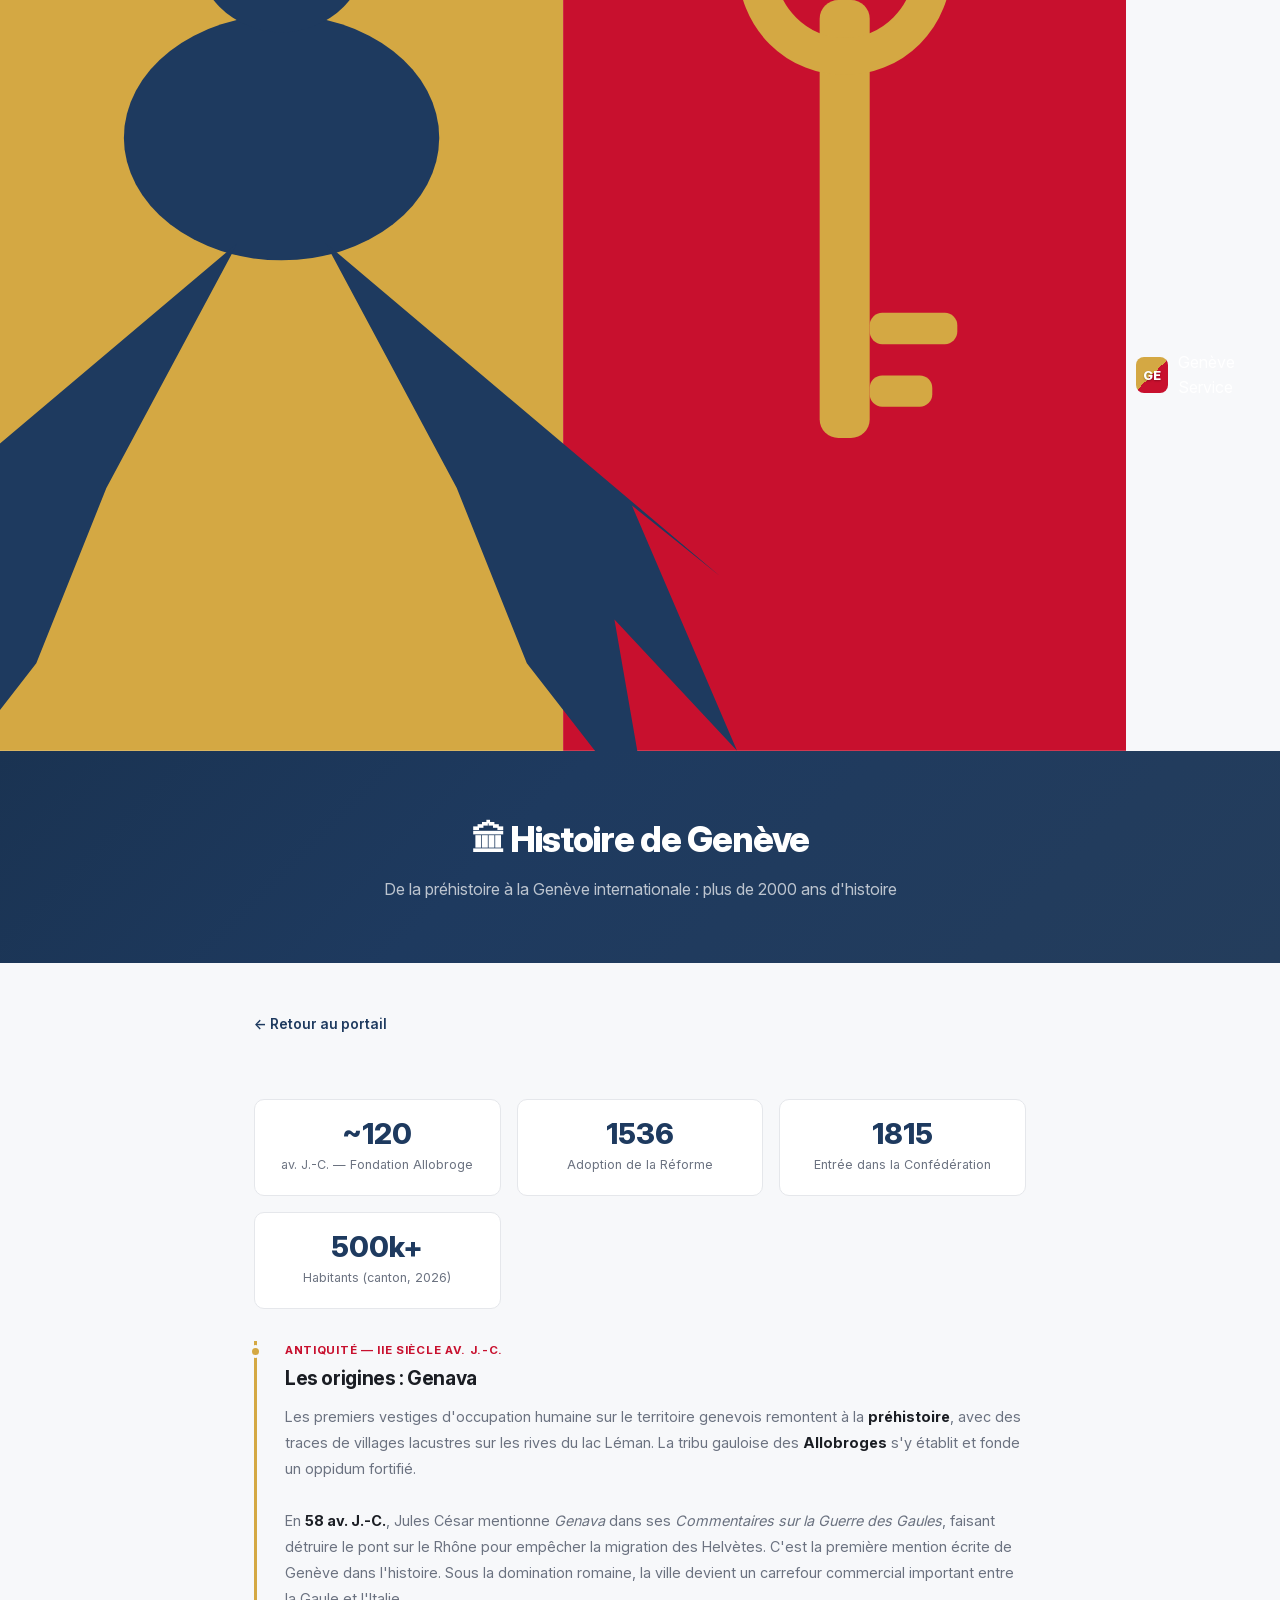
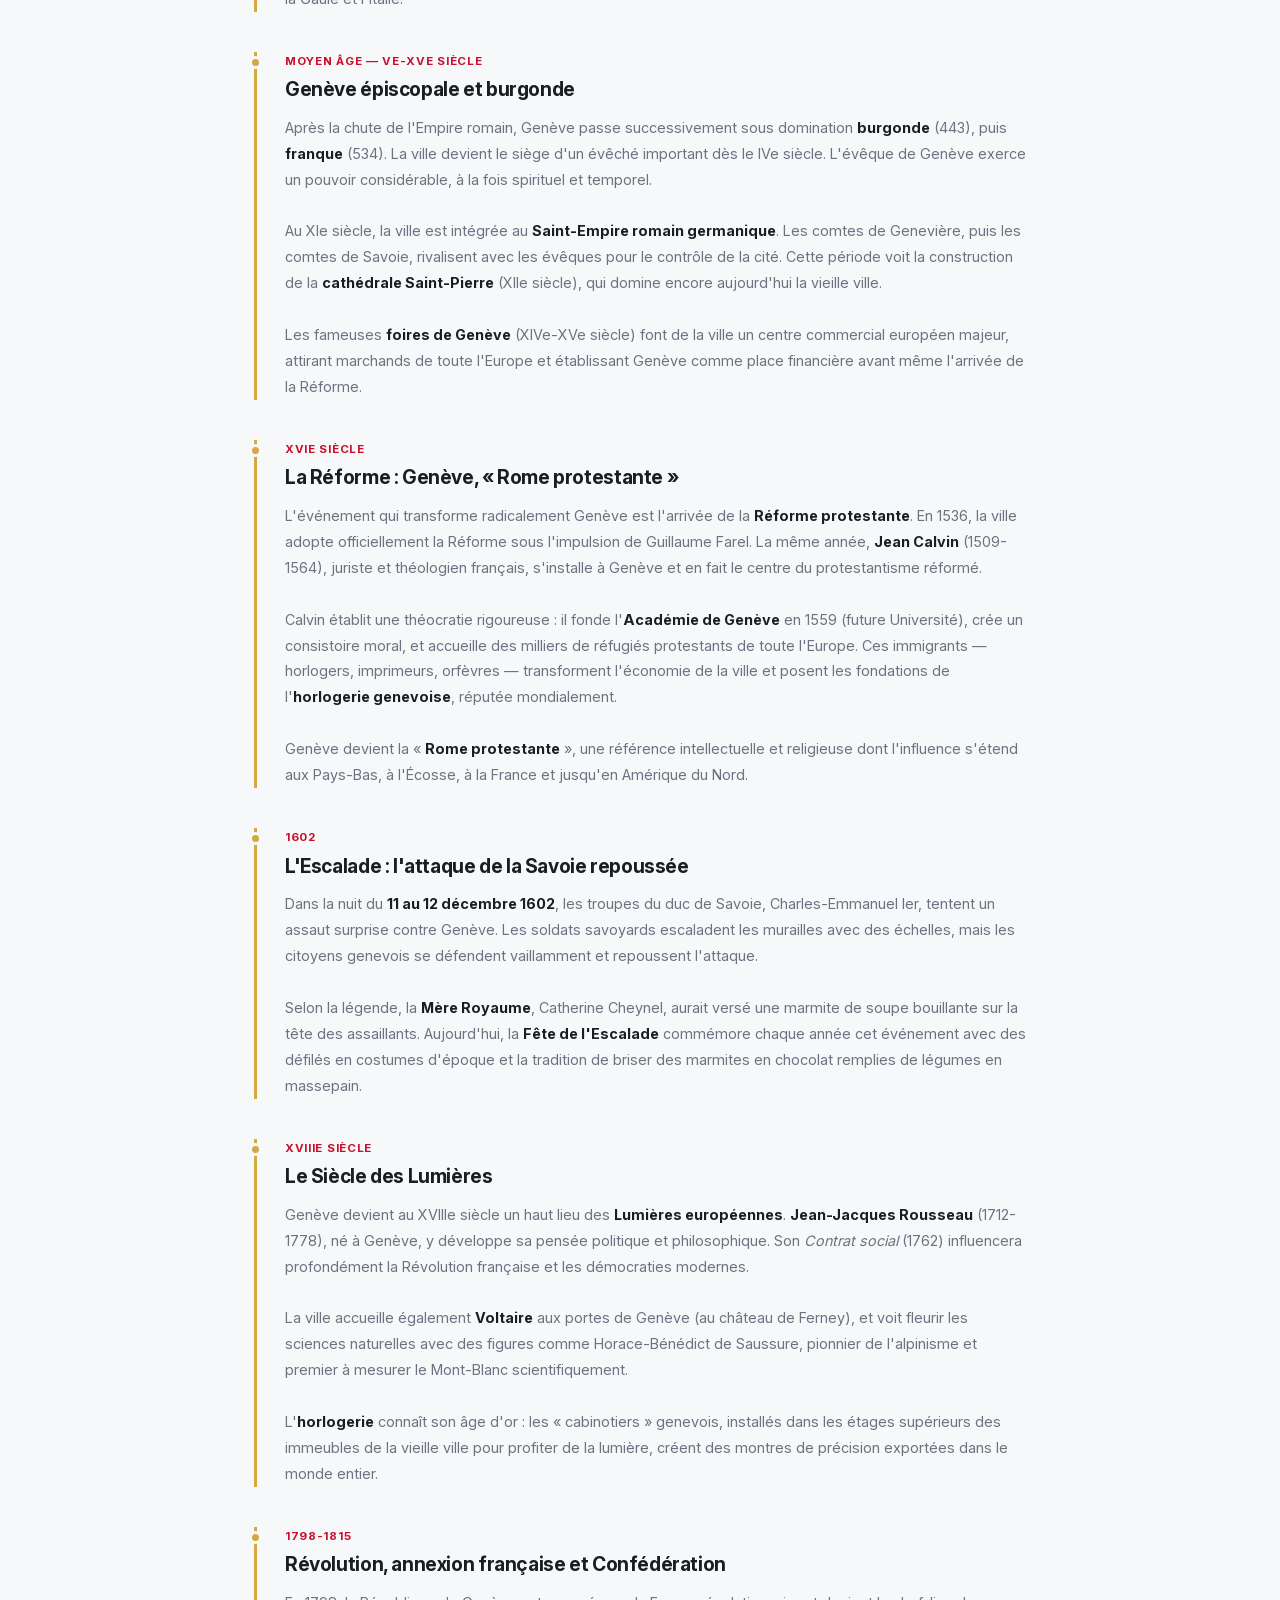
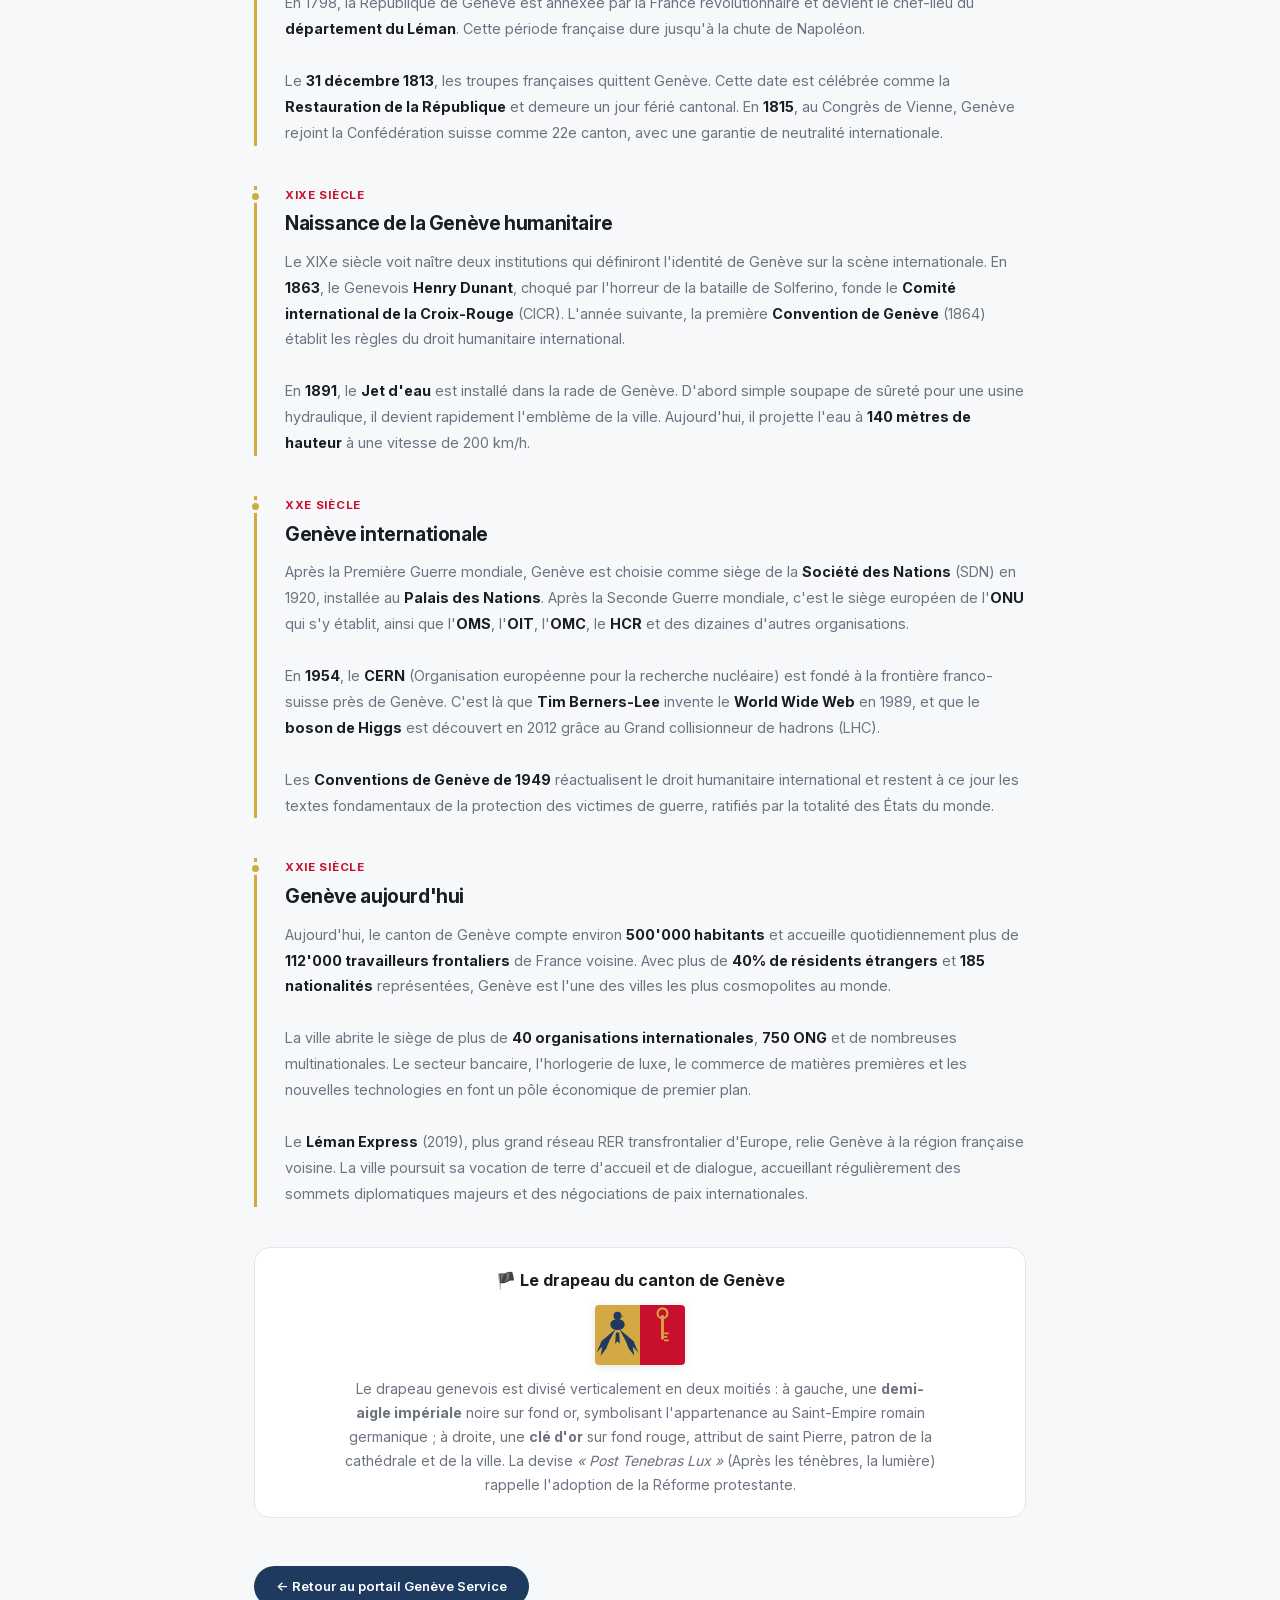
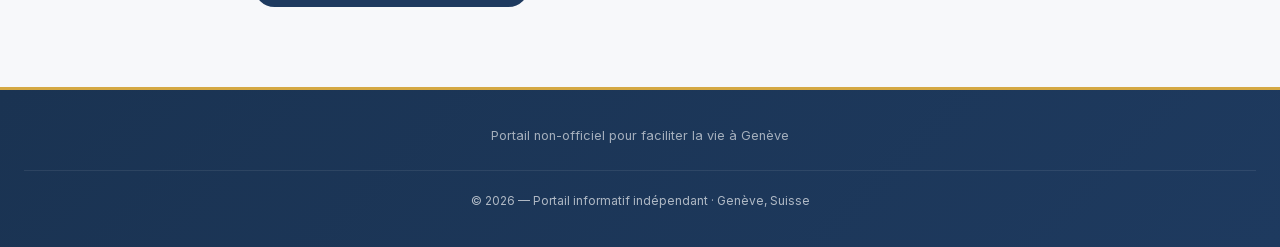
<file: histoire.html>
<!DOCTYPE html>
<html lang="fr">
<head>
    <meta charset="UTF-8">
    <meta name="viewport" content="width=device-width, initial-scale=1.0">
    <title>Histoire de Gen&egrave;ve - Gen&egrave;ve Service</title>
    <meta name="description" content="D&eacute;couvrez l'histoire compl&egrave;te de Gen&egrave;ve, de l'Antiquit&eacute; &agrave; nos jours : Romains, R&eacute;forme, Escalade, Gen&egrave;ve internationale.">
    <link rel="canonical" href="https://geneveservice.ch/histoire.html">

    <!-- Open Graph -->
    <meta property="og:type" content="article">
    <meta property="og:url" content="https://geneveservice.ch/histoire.html">
    <meta property="og:title" content="Histoire de Gen&egrave;ve &mdash; Gen&egrave;ve Service">
    <meta property="og:description" content="De l'Antiquit&eacute; &agrave; nos jours : d&eacute;couvrez l'histoire fascinante de Gen&egrave;ve.">
    <meta property="og:locale" content="fr_CH">
    <meta property="og:site_name" content="Gen&egrave;ve Service">

    <!-- Twitter Card -->
    <meta name="twitter:card" content="summary">
    <meta name="twitter:title" content="Histoire de Gen&egrave;ve &mdash; Gen&egrave;ve Service">
    <meta name="twitter:description" content="De l'Antiquit&eacute; &agrave; nos jours : l'histoire de Gen&egrave;ve.">

    <!-- Extra SEO -->
    <meta name="robots" content="index, follow">
    <meta name="theme-color" content="#1e3a5f">

    <link rel="stylesheet" href="fonts/inter.css">
    <link rel="stylesheet" href="style.css">
    <style>
        .history-hero {
            background: linear-gradient(135deg, #1a3352 0%, var(--c-primary) 40%, #243d5c 100%);
            color: white;
            padding: 60px 24px;
            text-align: center;
        }
        .history-hero h1 {
            font-size: 2.2rem;
            font-weight: 800;
            letter-spacing: -0.03em;
            margin-bottom: 10px;
        }
        .history-hero p {
            font-size: 1rem;
            opacity: 0.7;
            max-width: 600px;
            margin: 0 auto;
        }
        .history-content {
            max-width: 820px;
            margin: 0 auto;
            padding: 48px 24px 60px;
        }
        .history-back {
            display: inline-flex;
            align-items: center;
            gap: 6px;
            color: var(--c-primary);
            text-decoration: none;
            font-size: 0.85rem;
            font-weight: 600;
            margin-bottom: 32px;
            transition: all 0.15s;
        }
        .history-back:hover { color: var(--c-accent); }
        .timeline-section {
            margin-bottom: 40px;
            padding-left: 28px;
            border-left: 3px solid var(--c-gold);
            position: relative;
        }
        .timeline-section::before {
            content: '';
            position: absolute;
            left: -8px;
            top: 4px;
            width: 13px;
            height: 13px;
            background: var(--c-gold);
            border-radius: 50%;
            border: 3px solid var(--c-bg);
        }
        .timeline-era {
            font-size: 0.72rem;
            font-weight: 700;
            color: var(--c-accent);
            text-transform: uppercase;
            letter-spacing: 0.06em;
            margin-bottom: 4px;
        }
        .timeline-title {
            font-size: 1.2rem;
            font-weight: 700;
            color: var(--c-text);
            margin-bottom: 10px;
            letter-spacing: -0.02em;
        }
        .timeline-text {
            font-size: 0.9rem;
            color: var(--c-muted);
            line-height: 1.8;
        }
        .timeline-text strong { color: var(--c-text); }
        .history-flag-section {
            background: var(--c-white);
            border: 1px solid var(--c-border);
            border-radius: var(--radius);
            padding: 20px 24px;
            margin: 30px 0;
            text-align: center;
        }
        .history-flag-section h2 {
            font-size: 1rem;
            font-weight: 700;
            margin-bottom: 10px;
        }
        .history-flag-section p {
            font-size: 0.88rem;
            color: var(--c-muted);
            line-height: 1.7;
            max-width: 600px;
            margin: 0 auto;
        }
        .flag-large {
            width: 90px;
            height: 60px;
            margin: 12px auto;
            border-radius: 4px;
            overflow: hidden;
            box-shadow: 0 2px 8px rgba(0,0,0,0.1);
        }
        .key-figures {
            display: grid;
            grid-template-columns: repeat(auto-fill, minmax(200px, 1fr));
            gap: 16px;
            margin: 32px 0;
        }
        .key-figure {
            background: var(--c-white);
            border: 1px solid var(--c-border);
            border-radius: var(--radius-sm);
            padding: 20px;
            text-align: center;
        }
        .key-figure .kf-num {
            font-size: 1.8rem;
            font-weight: 800;
            color: var(--c-primary);
            line-height: 1;
        }
        .key-figure .kf-label {
            font-size: 0.78rem;
            color: var(--c-muted);
            margin-top: 6px;
        }
    </style>
</head>
<body>

<header class="topbar">
    <div class="topbar-inner">
        <a href="index.html" class="brand">
            <svg class="brand-flag" viewBox="0 0 36 24" xmlns="http://www.w3.org/2000/svg">
                <rect x="0" y="0" width="18" height="24" fill="#d4a843"/>
                <rect x="18" y="0" width="18" height="24" fill="#c8102e"/>
                <g fill="#1e3a5f" transform="translate(9,10) scale(0.28)">
                    <ellipse cx="0" cy="-20" rx="18" ry="14"/>
                    <circle cx="0" cy="-42" r="10"/>
                    <path d="M-5,-8 L-50,30 L-40,22 L-52,50 L-38,35 L-42,58 L-28,40 L-20,20Z"/>
                    <path d="M5,-8 L50,30 L40,22 L52,50 L38,35 L42,58 L28,40 L20,20Z"/>
                </g>
                <g fill="#d4a843" transform="translate(27,10) scale(0.2)">
                    <rect x="-4" y="-50" width="8" height="70" rx="3"/>
                    <circle cx="0" cy="-55" r="14" fill="none" stroke="#d4a843" stroke-width="6"/>
                    <rect x="4" y="0" width="14" height="5" rx="2"/>
                    <rect x="4" y="10" width="10" height="5" rx="2"/>
                </g>
            </svg>
            <div class="brand-logo">GE</div>
            <span class="brand-name">Gen&egrave;ve Service</span>
        </a>
    </div>
</header>

<div class="history-hero">
    <h1>&#127963; Histoire de Gen&egrave;ve</h1>
    <p>De la pr&eacute;histoire &agrave; la Gen&egrave;ve internationale : plus de 2000 ans d'histoire</p>
</div>

<div class="history-content">
    <a href="index.html" class="history-back">&larr; Retour au portail</a>

    <!-- Key figures -->
    <div class="key-figures">
        <div class="key-figure"><div class="kf-num">~120</div><div class="kf-label">av. J.-C. &mdash; Fondation Allobroge</div></div>
        <div class="key-figure"><div class="kf-num">1536</div><div class="kf-label">Adoption de la R&eacute;forme</div></div>
        <div class="key-figure"><div class="kf-num">1815</div><div class="kf-label">Entr&eacute;e dans la Conf&eacute;d&eacute;ration</div></div>
        <div class="key-figure"><div class="kf-num">500k+</div><div class="kf-label">Habitants (canton, 2026)</div></div>
    </div>

    <!-- Timeline -->
    <div class="timeline-section">
        <div class="timeline-era">Antiquit&eacute; &mdash; IIe si&egrave;cle av. J.-C.</div>
        <div class="timeline-title">Les origines : Genava</div>
        <div class="timeline-text">
            <p>Les premiers vestiges d'occupation humaine sur le territoire genevois remontent &agrave; la <strong>pr&eacute;histoire</strong>, avec des traces de villages lacustres sur les rives du lac L&eacute;man. La tribu gauloise des <strong>Allobroges</strong> s'y &eacute;tablit et fonde un oppidum fortifi&eacute;.</p>
            <br>
            <p>En <strong>58 av. J.-C.</strong>, Jules C&eacute;sar mentionne <em>Genava</em> dans ses <em>Commentaires sur la Guerre des Gaules</em>, faisant d&eacute;truire le pont sur le Rh&ocirc;ne pour emp&ecirc;cher la migration des Helv&egrave;tes. C'est la premi&egrave;re mention &eacute;crite de Gen&egrave;ve dans l'histoire. Sous la domination romaine, la ville devient un carrefour commercial important entre la Gaule et l'Italie.</p>
        </div>
    </div>

    <div class="timeline-section">
        <div class="timeline-era">Moyen &Acirc;ge &mdash; Ve-XVe si&egrave;cle</div>
        <div class="timeline-title">Gen&egrave;ve &eacute;piscopale et burgonde</div>
        <div class="timeline-text">
            <p>Apr&egrave;s la chute de l'Empire romain, Gen&egrave;ve passe successivement sous domination <strong>burgonde</strong> (443), puis <strong>franque</strong> (534). La ville devient le si&egrave;ge d'un &eacute;v&ecirc;ch&eacute; important d&egrave;s le IVe si&egrave;cle. L'&eacute;v&ecirc;que de Gen&egrave;ve exerce un pouvoir consid&eacute;rable, &agrave; la fois spirituel et temporel.</p>
            <br>
            <p>Au XIe si&egrave;cle, la ville est int&eacute;gr&eacute;e au <strong>Saint-Empire romain germanique</strong>. Les comtes de Genevi&egrave;re, puis les comtes de Savoie, rivalisent avec les &eacute;v&ecirc;ques pour le contr&ocirc;le de la cit&eacute;. Cette p&eacute;riode voit la construction de la <strong>cath&eacute;drale Saint-Pierre</strong> (XIIe si&egrave;cle), qui domine encore aujourd'hui la vieille ville.</p>
            <br>
            <p>Les fameuses <strong>foires de Gen&egrave;ve</strong> (XIVe-XVe si&egrave;cle) font de la ville un centre commercial europ&eacute;en majeur, attirant marchands de toute l'Europe et &eacute;tablissant Gen&egrave;ve comme place financi&egrave;re avant m&ecirc;me l'arriv&eacute;e de la R&eacute;forme.</p>
        </div>
    </div>

    <div class="timeline-section">
        <div class="timeline-era">XVIe si&egrave;cle</div>
        <div class="timeline-title">La R&eacute;forme : Gen&egrave;ve, &laquo; Rome protestante &raquo;</div>
        <div class="timeline-text">
            <p>L'&eacute;v&eacute;nement qui transforme radicalement Gen&egrave;ve est l'arriv&eacute;e de la <strong>R&eacute;forme protestante</strong>. En 1536, la ville adopte officiellement la R&eacute;forme sous l'impulsion de Guillaume Farel. La m&ecirc;me ann&eacute;e, <strong>Jean Calvin</strong> (1509-1564), juriste et th&eacute;ologien fran&ccedil;ais, s'installe &agrave; Gen&egrave;ve et en fait le centre du protestantisme r&eacute;form&eacute;.</p>
            <br>
            <p>Calvin &eacute;tablit une th&eacute;ocratie rigoureuse : il fonde l'<strong>Acad&eacute;mie de Gen&egrave;ve</strong> en 1559 (future Universit&eacute;), cr&eacute;e un consistoire moral, et accueille des milliers de r&eacute;fugi&eacute;s protestants de toute l'Europe. Ces immigrants &mdash; horlogers, imprimeurs, orf&egrave;vres &mdash; transforment l'&eacute;conomie de la ville et posent les fondations de l'<strong>horlogerie genevoise</strong>, r&eacute;put&eacute;e mondialement.</p>
            <br>
            <p>Gen&egrave;ve devient la &laquo; <strong>Rome protestante</strong> &raquo;, une r&eacute;f&eacute;rence intellectuelle et religieuse dont l'influence s'&eacute;tend aux Pays-Bas, &agrave; l'&Eacute;cosse, &agrave; la France et jusqu'en Am&eacute;rique du Nord.</p>
        </div>
    </div>

    <div class="timeline-section">
        <div class="timeline-era">1602</div>
        <div class="timeline-title">L'Escalade : l'attaque de la Savoie repouss&eacute;e</div>
        <div class="timeline-text">
            <p>Dans la nuit du <strong>11 au 12 d&eacute;cembre 1602</strong>, les troupes du duc de Savoie, Charles-Emmanuel Ier, tentent un assaut surprise contre Gen&egrave;ve. Les soldats savoyards escaladent les murailles avec des &eacute;chelles, mais les citoyens genevois se d&eacute;fendent vaillamment et repoussent l'attaque.</p>
            <br>
            <p>Selon la l&eacute;gende, la <strong>M&egrave;re Royaume</strong>, Catherine Cheynel, aurait vers&eacute; une marmite de soupe bouillante sur la t&ecirc;te des assaillants. Aujourd'hui, la <strong>F&ecirc;te de l'Escalade</strong> comm&eacute;more chaque ann&eacute;e cet &eacute;v&eacute;nement avec des d&eacute;fil&eacute;s en costumes d'&eacute;poque et la tradition de briser des marmites en chocolat remplies de l&eacute;gumes en massepain.</p>
        </div>
    </div>

    <div class="timeline-section">
        <div class="timeline-era">XVIIIe si&egrave;cle</div>
        <div class="timeline-title">Le Si&egrave;cle des Lumi&egrave;res</div>
        <div class="timeline-text">
            <p>Gen&egrave;ve devient au XVIIIe si&egrave;cle un haut lieu des <strong>Lumi&egrave;res europ&eacute;ennes</strong>. <strong>Jean-Jacques Rousseau</strong> (1712-1778), n&eacute; &agrave; Gen&egrave;ve, y d&eacute;veloppe sa pens&eacute;e politique et philosophique. Son <em>Contrat social</em> (1762) influencera profond&eacute;ment la R&eacute;volution fran&ccedil;aise et les d&eacute;mocraties modernes.</p>
            <br>
            <p>La ville accueille &eacute;galement <strong>Voltaire</strong> aux portes de Gen&egrave;ve (au ch&acirc;teau de Ferney), et voit fleurir les sciences naturelles avec des figures comme Horace-B&eacute;n&eacute;dict de Saussure, pionnier de l'alpinisme et premier &agrave; mesurer le Mont-Blanc scientifiquement.</p>
            <br>
            <p>L'<strong>horlogerie</strong> conna&icirc;t son &acirc;ge d'or : les &laquo; cabinotiers &raquo; genevois, install&eacute;s dans les &eacute;tages sup&eacute;rieurs des immeubles de la vieille ville pour profiter de la lumi&egrave;re, cr&eacute;ent des montres de pr&eacute;cision export&eacute;es dans le monde entier.</p>
        </div>
    </div>

    <div class="timeline-section">
        <div class="timeline-era">1798-1815</div>
        <div class="timeline-title">R&eacute;volution, annexion fran&ccedil;aise et Conf&eacute;d&eacute;ration</div>
        <div class="timeline-text">
            <p>En 1798, la R&eacute;publique de Gen&egrave;ve est annex&eacute;e par la France r&eacute;volutionnaire et devient le chef-lieu du <strong>d&eacute;partement du L&eacute;man</strong>. Cette p&eacute;riode fran&ccedil;aise dure jusqu'&agrave; la chute de Napol&eacute;on.</p>
            <br>
            <p>Le <strong>31 d&eacute;cembre 1813</strong>, les troupes fran&ccedil;aises quittent Gen&egrave;ve. Cette date est c&eacute;l&eacute;br&eacute;e comme la <strong>Restauration de la R&eacute;publique</strong> et demeure un jour f&eacute;ri&eacute; cantonal. En <strong>1815</strong>, au Congr&egrave;s de Vienne, Gen&egrave;ve rejoint la Conf&eacute;d&eacute;ration suisse comme 22e canton, avec une garantie de neutralit&eacute; internationale.</p>
        </div>
    </div>

    <div class="timeline-section">
        <div class="timeline-era">XIXe si&egrave;cle</div>
        <div class="timeline-title">Naissance de la Gen&egrave;ve humanitaire</div>
        <div class="timeline-text">
            <p>Le XIXe si&egrave;cle voit na&icirc;tre deux institutions qui d&eacute;finiront l'identit&eacute; de Gen&egrave;ve sur la sc&egrave;ne internationale. En <strong>1863</strong>, le Genevois <strong>Henry Dunant</strong>, choqu&eacute; par l'horreur de la bataille de Solferino, fonde le <strong>Comit&eacute; international de la Croix-Rouge</strong> (CICR). L'ann&eacute;e suivante, la premi&egrave;re <strong>Convention de Gen&egrave;ve</strong> (1864) &eacute;tablit les r&egrave;gles du droit humanitaire international.</p>
            <br>
            <p>En <strong>1891</strong>, le <strong>Jet d'eau</strong> est install&eacute; dans la rade de Gen&egrave;ve. D'abord simple soupape de s&ucirc;ret&eacute; pour une usine hydraulique, il devient rapidement l'embl&egrave;me de la ville. Aujourd'hui, il projette l'eau &agrave; <strong>140 m&egrave;tres de hauteur</strong> &agrave; une vitesse de 200 km/h.</p>
        </div>
    </div>

    <div class="timeline-section">
        <div class="timeline-era">XXe si&egrave;cle</div>
        <div class="timeline-title">Gen&egrave;ve internationale</div>
        <div class="timeline-text">
            <p>Apr&egrave;s la Premi&egrave;re Guerre mondiale, Gen&egrave;ve est choisie comme si&egrave;ge de la <strong>Soci&eacute;t&eacute; des Nations</strong> (SDN) en 1920, install&eacute;e au <strong>Palais des Nations</strong>. Apr&egrave;s la Seconde Guerre mondiale, c'est le si&egrave;ge europ&eacute;en de l'<strong>ONU</strong> qui s'y &eacute;tablit, ainsi que l'<strong>OMS</strong>, l'<strong>OIT</strong>, l'<strong>OMC</strong>, le <strong>HCR</strong> et des dizaines d'autres organisations.</p>
            <br>
            <p>En <strong>1954</strong>, le <strong>CERN</strong> (Organisation europ&eacute;enne pour la recherche nucl&eacute;aire) est fond&eacute; &agrave; la fronti&egrave;re franco-suisse pr&egrave;s de Gen&egrave;ve. C'est l&agrave; que <strong>Tim Berners-Lee</strong> invente le <strong>World Wide Web</strong> en 1989, et que le <strong>boson de Higgs</strong> est d&eacute;couvert en 2012 gr&acirc;ce au Grand collisionneur de hadrons (LHC).</p>
            <br>
            <p>Les <strong>Conventions de Gen&egrave;ve de 1949</strong> r&eacute;actualisent le droit humanitaire international et restent &agrave; ce jour les textes fondamentaux de la protection des victimes de guerre, ratifi&eacute;s par la totalit&eacute; des &Eacute;tats du monde.</p>
        </div>
    </div>

    <div class="timeline-section">
        <div class="timeline-era">XXIe si&egrave;cle</div>
        <div class="timeline-title">Gen&egrave;ve aujourd'hui</div>
        <div class="timeline-text">
            <p>Aujourd'hui, le canton de Gen&egrave;ve compte environ <strong>500'000 habitants</strong> et accueille quotidiennement plus de <strong>112'000 travailleurs frontaliers</strong> de France voisine. Avec plus de <strong>40% de r&eacute;sidents &eacute;trangers</strong> et <strong>185 nationalit&eacute;s</strong> repr&eacute;sent&eacute;es, Gen&egrave;ve est l'une des villes les plus cosmopolites au monde.</p>
            <br>
            <p>La ville abrite le si&egrave;ge de plus de <strong>40 organisations internationales</strong>, <strong>750 ONG</strong> et de nombreuses multinationales. Le secteur bancaire, l'horlogerie de luxe, le commerce de mati&egrave;res premi&egrave;res et les nouvelles technologies en font un p&ocirc;le &eacute;conomique de premier plan.</p>
            <br>
            <p>Le <strong>L&eacute;man Express</strong> (2019), plus grand r&eacute;seau RER transfrontalier d'Europe, relie Gen&egrave;ve &agrave; la r&eacute;gion fran&ccedil;aise voisine. La ville poursuit sa vocation de terre d'accueil et de dialogue, accueillant r&eacute;guli&egrave;rement des sommets diplomatiques majeurs et des n&eacute;gociations de paix internationales.</p>
        </div>
    </div>

    <!-- Flag section -->
    <div class="history-flag-section">
        <h2>&#127988; Le drapeau du canton de Gen&egrave;ve</h2>
        <div class="flag-large">
            <svg viewBox="0 0 180 120" xmlns="http://www.w3.org/2000/svg">
                <rect x="0" y="0" width="90" height="120" fill="#d4a843"/>
                <rect x="90" y="0" width="90" height="120" fill="#c8102e"/>
                <!-- Eagle on gold -->
                <g fill="#1e3a5f" transform="translate(45,55) scale(0.8)">
                    <ellipse cx="0" cy="-20" rx="18" ry="14"/>
                    <circle cx="0" cy="-42" r="10"/>
                    <path d="M8,-42 L22,-38 L12,-40Z"/>
                    <path d="M-5,-8 L-50,30 L-40,22 L-52,50 L-38,35 L-42,58 L-28,40 L-20,20Z"/>
                    <path d="M5,-8 L50,30 L40,22 L52,50 L38,35 L42,58 L28,40 L20,20Z"/>
                    <path d="M-4,0 L-6,28 L0,22 L6,28 L4,0Z"/>
                </g>
                <!-- Key on red -->
                <g fill="#d4a843" transform="translate(135,55) scale(0.7)">
                    <rect x="-4" y="-50" width="8" height="70" rx="3"/>
                    <circle cx="0" cy="-55" r="14" fill="none" stroke="#d4a843" stroke-width="6"/>
                    <rect x="4" y="0" width="14" height="5" rx="2"/>
                    <rect x="4" y="10" width="10" height="5" rx="2"/>
                    <rect x="4" y="20" width="14" height="5" rx="2"/>
                </g>
            </svg>
        </div>
        <p>Le drapeau genevois est divis&eacute; verticalement en deux moiti&eacute;s : &agrave; gauche, une <strong>demi-aigle imp&eacute;riale</strong> noire sur fond or, symbolisant l'appartenance au Saint-Empire romain germanique ; &agrave; droite, une <strong>cl&eacute; d'or</strong> sur fond rouge, attribut de saint Pierre, patron de la cath&eacute;drale et de la ville. La devise <em>&laquo; Post Tenebras Lux &raquo;</em> (Apr&egrave;s les t&eacute;n&egrave;bres, la lumi&egrave;re) rappelle l'adoption de la R&eacute;forme protestante.</p>
    </div>

    <a href="index.html" class="history-link">&larr; Retour au portail Gen&egrave;ve Service</a>
</div>

<footer class="footer">
    <div class="footer-inner">
        <p>Portail non-officiel pour faciliter la vie &agrave; Gen&egrave;ve</p>
    </div>
    <div class="footer-bottom">
        <p>&copy; 2026 &mdash; Portail informatif ind&eacute;pendant &middot; Gen&egrave;ve, Suisse</p>
    </div>
</footer>

</body>
</html>
</file>
<file: fonts/inter.css>
/* Inter Variable Font - Self-hosted (GDPR compliant) */
/* Source: https://github.com/rsms/inter - SIL Open Font License 1.1 */
@font-face {
    font-family: 'Inter';
    font-style: normal;
    font-weight: 100 900;
    font-display: swap;
    src: url('InterVariable.woff2') format('woff2');
}
</file>
<file: style.css>
/* === Reset === */
*, *::before, *::after { margin: 0; padding: 0; box-sizing: border-box; }

:root {
    --c-primary: #1e3a5f;
    --c-accent: #c8102e;
    --c-gold: #d4a843;
    --c-bg: #f7f8fa;
    --c-white: #ffffff;
    --c-text: #1a1d23;
    --c-muted: #6b7280;
    --c-light: #9ca3af;
    --c-border: #e5e7eb;
    --c-surface: #f3f4f6;
    --shadow-sm: 0 1px 3px rgba(0,0,0,0.04);
    --shadow-md: 0 4px 16px rgba(0,0,0,0.06);
    --shadow-lg: 0 12px 40px rgba(0,0,0,0.1);
    --radius: 16px;
    --radius-sm: 10px;
    --radius-xs: 6px;
}

html { scroll-behavior: smooth; }

body {
    font-family: 'Inter', -apple-system, BlinkMacSystemFont, 'Segoe UI', sans-serif;
    background: var(--c-bg);
    color: var(--c-text);
    line-height: 1.6;
    -webkit-font-smoothing: antialiased;
}

/* === Topbar / Banner === */
.brand {
    display: flex;
    align-items: center;
    gap: 10px;
    text-decoration: none;
    color: #fff;
}

.brand-logo {
    width: 36px;
    height: 36px;
    background: linear-gradient(135deg, var(--c-gold) 0%, var(--c-gold) 50%, var(--c-accent) 50%, var(--c-accent) 100%);
    color: white;
    font-weight: 800;
    font-size: 13px;
    display: flex;
    align-items: center;
    justify-content: center;
    border-radius: 8px;
    letter-spacing: 0.02em;
    text-shadow: 0 1px 2px rgba(0,0,0,0.3);
}

/* Language selector */
.lang-selector { position: relative; }

.lang-current {
    display: flex;
    align-items: center;
    gap: 5px;
    padding: 6px 12px;
    background: var(--c-surface);
    border: 1px solid var(--c-border);
    border-radius: var(--radius-xs);
    cursor: pointer;
    font-size: 12px;
    font-weight: 600;
    font-family: inherit;
    color: var(--c-text);
    transition: all 0.15s;
}

.lang-current:hover { background: var(--c-border); }

.lang-dropdown {
    position: absolute;
    top: calc(100% + 6px);
    right: 0;
    background: var(--c-white);
    border: 1px solid var(--c-border);
    border-radius: var(--radius-sm);
    box-shadow: var(--shadow-lg);
    min-width: 150px;
    padding: 4px;
    display: none;
    z-index: 9999;
}

.lang-dropdown.open { display: block; }

.lang-option {
    display: block;
    width: 100%;
    padding: 7px 12px;
    text-align: left;
    border: none;
    background: none;
    font-family: inherit;
    font-size: 12.5px;
    color: var(--c-text);
    border-radius: var(--radius-xs);
    cursor: pointer;
    transition: background 0.1s;
}

.lang-option:hover { background: var(--c-surface); }
.lang-option.active { background: #eef2ff; color: var(--c-primary); font-weight: 600; }

/* === City Banner (main header) === */
.city-banner {
    position: sticky;
    top: 0;
    z-index: 1000;
    width: 100%;
    height: 68px;
    overflow: visible;
    background: linear-gradient(135deg, #0c192d 0%, #1a3352 50%, #243d5c 100%);
}

.city-banner-overlay {
    position: absolute;
    inset: 0;
    background: linear-gradient(90deg, rgba(12,25,45,0.92) 0%, rgba(12,25,45,0.80) 40%, rgba(12,25,45,0.60) 100%);
}

.city-banner-inner {
    position: relative;
    z-index: 2;
    max-width: 1280px;
    margin: 0 auto;
    padding: 0 24px;
    height: 100%;
    display: flex;
    align-items: center;
    justify-content: space-between;
}

.city-banner-text {
    display: flex;
    align-items: center;
    gap: 14px;
}

.banner-logo {
    width: 38px;
    height: 38px;
    font-size: 13px;
    flex-shrink: 0;
}

.banner-title {
    color: #fff;
    font-weight: 700;
    font-size: 1.2rem;
    letter-spacing: -0.01em;
    white-space: nowrap;
}

.banner-tagline {
    color: rgba(255,255,255,0.78);
    font-size: 0.82rem;
    font-weight: 400;
    white-space: nowrap;
}

.city-banner .lang-selector { position: relative; }
.city-banner .lang-current {
    background: rgba(255,255,255,0.15);
    color: #fff;
    border: 1px solid rgba(255,255,255,0.25);
}
.city-banner .lang-current:hover {
    background: rgba(255,255,255,0.25);
}

@media (max-width: 640px) {
    .city-banner { height: 56px; }
    .banner-title { font-size: 1rem; }
    .banner-tagline { display: none; }
    .banner-logo { width: 30px; height: 30px; font-size: 11px; }
}

/* === Hero === */
.hero {
    background: linear-gradient(135deg, #1a3352 0%, var(--c-primary) 40%, #243d5c 100%);
    color: white;
    position: relative;
    overflow: hidden;
    z-index: 1;
}

.hero-bg {
    position: absolute;
    inset: 0;
    overflow: hidden;
    pointer-events: none;
}

/* Hero photo background - Jet d'Eau */
.hero-photo {
    position: absolute;
    inset: 0;
    background: linear-gradient(160deg, #0f2137 0%, #1a3a5c 30%, #1e4a6e 60%, #16344f 100%);
}

.hero-photo-overlay {
    position: absolute;
    inset: 0;
    background: linear-gradient(135deg, rgba(26,51,82,0.85) 0%, rgba(30,58,95,0.75) 40%, rgba(36,61,92,0.80) 100%);
}

/* Hero floating water particles (Jet d'Eau effect) */
.hero-particles {
    position: absolute;
    inset: 0;
    overflow: hidden;
    pointer-events: none;
}

.hero-particle {
    position: absolute;
    width: var(--size, 4px);
    height: var(--size, 4px);
    background: radial-gradient(circle, rgba(255,255,255,0.6) 0%, rgba(255,255,255,0) 70%);
    border-radius: 50%;
    animation: particleFloat var(--duration, 8s) var(--delay, 0s) infinite ease-in-out;
}

@keyframes particleFloat {
    0% { transform: translate(0, 0) scale(0); opacity: 0; }
    10% { opacity: 1; transform: translate(var(--dx1, 10px), var(--dy1, -30px)) scale(1); }
    50% { opacity: 0.6; transform: translate(var(--dx2, 20px), var(--dy2, -80px)) scale(0.8); }
    100% { transform: translate(var(--dx3, -10px), var(--dy3, -160px)) scale(0); opacity: 0; }
}

/* === Animated Jet d'Eau (CSS) === */
.jet-deau {
    position: absolute;
    right: 32%;
    bottom: 0;
    width: 120px;
    height: 100%;
    z-index: 3;
    pointer-events: none;
}

/* Main water column */
.jet-water-column {
    position: absolute;
    bottom: 0;
    left: 50%;
    width: 4px;
    height: 85%;
    transform: translateX(-50%);
    background: linear-gradient(to top, rgba(255,255,255,0.1), rgba(180,220,255,0.5) 30%, rgba(220,240,255,0.8) 70%, white);
    border-radius: 2px;
    filter: blur(1px);
    animation: jetSway 4s ease-in-out infinite;
    transform-origin: bottom center;
}
.jet-water-column.jet-col-2 {
    width: 8px;
    opacity: 0.3;
    filter: blur(3px);
    animation-direction: reverse;
    animation-delay: -1.5s;
}

@keyframes jetSway {
    0%, 100% { transform: translateX(-50%) skewX(-0.5deg); }
    50% { transform: translateX(-50%) skewX(0.5deg); }
}

/* Spray drops at the top */
.jet-spray {
    position: absolute;
    top: 8%;
    left: 50%;
    transform: translateX(-50%);
    width: 100px;
    height: 100px;
}
.jet-drop {
    position: absolute;
    left: 50%;
    top: 50%;
    width: var(--s, 6px);
    height: var(--s, 6px);
    background: radial-gradient(circle, white 0%, rgba(180,220,255,0.6) 60%, transparent 100%);
    border-radius: 50%;
    transform: translate(var(--x, 0), var(--y, 0));
    animation: dropFloat var(--d, 1s) ease-in-out infinite alternate;
}
@keyframes dropFloat {
    0% { opacity: 0.9; transform: translate(var(--x, 0), var(--y, 0)) scale(1); }
    100% { opacity: 0.3; transform: translate(calc(var(--x, 0) * 1.5), calc(var(--y, 0) + 20px)) scale(0.4); }
}

/* Base splash */
.jet-base-splash {
    position: absolute;
    bottom: -2px;
    left: 50%;
    transform: translateX(-50%);
    width: 60px;
    height: 12px;
    background: radial-gradient(ellipse, rgba(180,220,255,0.5) 0%, transparent 70%);
    border-radius: 50%;
    animation: basePulse 2s ease-in-out infinite;
}
@keyframes basePulse {
    0%, 100% { transform: translateX(-50%) scaleX(1); opacity: 0.7; }
    50% { transform: translateX(-50%) scaleX(1.3); opacity: 1; }
}

@media (max-width: 768px) {
    .jet-deau {
        right: 50%;
        transform: translateX(50%);
        opacity: 0.6;
        width: 80px;
    }
}

.hero-flag-svg {
    position: absolute;
    top: 50%;
    left: 50%;
    transform: translate(-50%, -50%);
    width: 600px;
    height: 400px;
    pointer-events: none;
}

.hero-layout {
    max-width: 1280px;
    margin: 0 auto;
    padding: 50px 24px 54px;
    display: grid;
    grid-template-columns: 1fr 400px;
    gap: 36px;
    align-items: center;
    position: relative;
    z-index: 2;
}

.hero-text h1 {
    font-size: 2.1rem;
    font-weight: 800;
    letter-spacing: -0.03em;
    line-height: 1.15;
    margin-bottom: 10px;
    background: linear-gradient(90deg, #ffffff 0%, var(--c-gold) 25%, #ffffff 50%, var(--c-gold) 75%, #ffffff 100%);
    background-size: 200% 100%;
    -webkit-background-clip: text;
    background-clip: text;
    -webkit-text-fill-color: transparent;
    animation: titleShimmer 6s ease-in-out infinite;
}

@keyframes titleShimmer {
    0%, 100% { background-position: 0% 50%; }
    50% { background-position: 100% 50%; }
}

.hero-desc {
    font-size: 0.95rem;
    color: rgba(255,255,255,0.85);
    line-height: 1.5;
    margin-bottom: 20px;
    max-width: 440px;
}

.search-wrap {
    position: relative;
    max-width: 440px;
}

.search-icon {
    position: absolute;
    left: 16px;
    top: 50%;
    transform: translateY(-50%);
    color: var(--c-light);
    pointer-events: none;
}

.search-wrap input {
    width: 100%;
    padding: 13px 18px 13px 44px;
    border: none;
    border-radius: 50px;
    font-size: 14px;
    font-family: inherit;
    outline: none;
    box-shadow: 0 4px 20px rgba(0,0,0,0.15);
    background: rgba(255,255,255,0.95);
    color: var(--c-text);
    backdrop-filter: blur(8px);
}

.search-wrap input::placeholder { color: var(--c-light); }
.search-wrap input:focus { background: white; box-shadow: 0 4px 28px rgba(0,0,0,0.2); }

/* Map in hero */
.hero-map {
    border-radius: var(--radius);
    overflow: hidden;
    height: 280px;
    box-shadow: 0 8px 32px rgba(0,0,0,0.3);
    border: 2px solid rgba(255,255,255,0.2);
    position: relative;
}

.hero-map #map {
    width: 100%;
    height: 100%;
}

.locate-btn {
    position: absolute;
    bottom: 10px;
    left: 10px;
    z-index: 1000;
    display: flex;
    align-items: center;
    gap: 5px;
    padding: 6px 10px;
    background: var(--c-white);
    border: none;
    border-radius: var(--radius-xs);
    font-family: inherit;
    font-size: 11px;
    font-weight: 600;
    color: var(--c-text);
    cursor: pointer;
    box-shadow: var(--shadow-md);
    transition: all 0.15s;
}

.locate-btn:hover { background: var(--c-primary); color: white; }
.locate-btn:hover svg { stroke: white; }

/* === Weather strip === */
.weather-strip {
    position: relative;
    z-index: 1;
    background: var(--c-white);
    border-bottom: 1px solid var(--c-border);
    box-shadow: 0 2px 8px rgba(0,0,0,0.04);
}

.ws-inner {
    max-width: 1280px;
    margin: 0 auto;
    padding: 0 24px;
    display: flex;
    justify-content: center;
    overflow-x: auto;
    -webkit-overflow-scrolling: touch;
}

.ws-item {
    display: flex;
    align-items: center;
    gap: 10px;
    padding: 16px 24px;
    white-space: nowrap;
    border-right: 1px solid var(--c-border);
    flex-shrink: 0;
}

.ws-item:last-child { border-right: none; }
.ws-ico { font-size: 22px; }
.ws-text { display: flex; flex-direction: column; gap: 1px; }
.ws-label { color: var(--c-muted); font-weight: 500; font-size: 0.7rem; text-transform: uppercase; letter-spacing: 0.04em; }
.ws-value { font-weight: 700; color: var(--c-text); font-size: 0.95rem; }
.ws-primary .ws-value { color: var(--c-primary); font-size: 1.05rem; }
.ws-time .ws-value { color: var(--c-primary); }
.ws-credit { font-size: 0.65rem; opacity: 0.5; border-right: none; }
.ws-credit a { color: var(--c-muted); text-decoration: none; }
.ws-credit a:hover { text-decoration: underline; }

/* === Stats Strip === */
.stats-strip {
    background: linear-gradient(135deg, var(--c-primary) 0%, #243d5c 100%);
    padding: 28px 24px;
    border-bottom: 1px solid var(--c-border);
}

.stats-inner {
    max-width: 1280px;
    margin: 0 auto;
    display: grid;
    grid-template-columns: repeat(4, 1fr);
    gap: 24px;
    text-align: center;
}

.stat-item {
    color: white;
}

.stat-number {
    display: block;
    font-size: 2rem;
    font-weight: 800;
    letter-spacing: -0.03em;
    color: var(--c-gold);
    line-height: 1.1;
}

.stat-plus {
    font-size: 1.4rem;
    font-weight: 800;
    color: var(--c-gold);
}

.stat-label {
    display: block;
    font-size: 0.75rem;
    color: rgba(255,255,255,0.7);
    margin-top: 4px;
    font-weight: 500;
    text-transform: uppercase;
    letter-spacing: 0.05em;
}

.stat-source {
    display: block;
    font-size: 0.6rem;
    margin-top: 3px;
    opacity: 0.5;
}
.stat-source a {
    color: rgba(255,255,255,0.6);
    text-decoration: none;
    border-bottom: 1px dotted rgba(255,255,255,0.3);
}
.stat-source a:hover {
    opacity: 1;
    border-bottom-style: solid;
}

.data-sources {
    margin-top: 12px;
    font-size: 0.72rem;
    color: var(--c-muted);
    opacity: 0.7;
}
.data-sources a {
    color: var(--c-muted);
    text-decoration: none;
    border-bottom: 1px dotted var(--c-border);
}
.data-sources a:hover {
    color: var(--c-primary);
    border-bottom-color: var(--c-primary);
}

@media (max-width: 768px) {
    .stats-inner { grid-template-columns: repeat(2, 1fr); gap: 16px; }
    .stat-number { font-size: 1.5rem; }
}

@media (max-width: 480px) {
    .stats-inner { grid-template-columns: repeat(2, 1fr); gap: 12px; }
    .stat-number { font-size: 1.3rem; }
    .stat-label { font-size: 0.65rem; }
}

/* === Main === */
.main {
    max-width: 1280px;
    margin: 0 auto;
    padding: 36px 24px 0;
}

.section { margin-bottom: 48px; }

.sec-header {
    display: flex;
    align-items: center;
    gap: 12px;
    margin-bottom: 18px;
}

.sec-icon {
    width: 38px;
    height: 38px;
    background: var(--c-surface);
    border-radius: var(--radius-xs);
    display: flex;
    align-items: center;
    justify-content: center;
    font-size: 18px;
    flex-shrink: 0;
}

.sec-header-text { flex: 1; }

.sec-title {
    font-size: 1.15rem;
    font-weight: 700;
    letter-spacing: -0.02em;
    line-height: 1.3;
    position: relative;
    display: inline-block;
}

.sec-title::after {
    content: '';
    position: absolute;
    bottom: -4px;
    left: 0;
    width: 0;
    height: 2px;
    background: linear-gradient(90deg, var(--c-gold), var(--c-primary));
    border-radius: 2px;
    transition: width 0.5s ease;
}

.sec-header:hover .sec-title::after {
    width: 100%;
}

.sec-desc {
    color: var(--c-muted);
    font-size: 0.82rem;
    margin-top: 1px;
}

/* === Emergency === */
.emergency-row {
    display: grid;
    grid-template-columns: repeat(6, 1fr);
    gap: 8px;
}

.emer {
    display: flex;
    flex-direction: column;
    align-items: center;
    padding: 16px 8px;
    border-radius: var(--radius-sm);
    color: white;
    text-decoration: none;
    transition: transform 0.15s, box-shadow 0.15s;
}

.emer:hover { transform: translateY(-3px); box-shadow: 0 8px 24px rgba(0,0,0,0.2); }
.emer-num { font-size: 1.6rem; font-weight: 800; line-height: 1; margin-bottom: 3px; animation: emergencyPulse 3s ease-in-out infinite; }
@keyframes emergencyPulse { 0%, 100% { opacity: 1; } 50% { opacity: 0.85; } }
.emer-lbl { font-size: 0.7rem; font-weight: 500; opacity: 0.92; text-align: center; }

.emer.red { background: #dc2626; }
.emer.blue { background: #2563eb; }
.emer.orange { background: #ea580c; }
.emer.teal { background: #0d9488; }
.emer.purple { background: #7c3aed; }
.emer.dark { background: #374151; }

/* === Card grid === */
.grid {
    display: grid;
    grid-template-columns: repeat(auto-fill, minmax(280px, 1fr));
    gap: 12px;
}

.card {
    background: var(--c-white);
    border: 1px solid var(--c-border);
    border-radius: var(--radius);
    padding: 18px 20px;
    text-decoration: none;
    color: var(--c-text);
    display: flex;
    gap: 14px;
    align-items: flex-start;
    transition: all 0.2s ease;
    position: relative;
}

.card::before {
    content: '';
    position: absolute;
    left: 0;
    top: 12px;
    bottom: 12px;
    width: 3px;
    background: transparent;
    border-radius: 0 3px 3px 0;
    transition: background 0.2s;
}

.card:hover {
    border-color: transparent;
    box-shadow: 0 8px 30px rgba(30,58,95,0.12), 0 0 0 1px rgba(30,58,95,0.06);
    transform: translateY(-3px);
}

.card::after {
    content: '';
    position: absolute;
    inset: 0;
    border-radius: var(--radius);
    background: linear-gradient(135deg, rgba(212,168,67,0.04) 0%, transparent 50%, rgba(30,58,95,0.04) 100%);
    opacity: 0;
    transition: opacity 0.3s;
    pointer-events: none;
}

.card:hover::after { opacity: 1; }

.card:hover::before { background: var(--c-primary); }

.card-ico {
    font-size: 1.5rem;
    line-height: 1;
    flex-shrink: 0;
    width: 34px;
    text-align: center;
    margin-top: 1px;
}

.card-body { flex: 1; min-width: 0; }

.card-body h3 {
    font-size: 0.85rem;
    font-weight: 600;
    line-height: 1.3;
    margin-bottom: 2px;
}

.card-body p {
    font-size: 0.77rem;
    color: var(--c-muted);
    line-height: 1.4;
}

.tag {
    display: inline-block;
    padding: 2px 7px;
    border-radius: 20px;
    font-size: 0.65rem;
    font-weight: 600;
    margin-top: 6px;
    letter-spacing: 0.02em;
}

.tag.green { background: #dcfce7; color: #166534; }
.tag.blue { background: #dbeafe; color: #1e40af; }
.tag.orange { background: #fff7ed; color: #c2410c; }
.tag.gold { background: #fef3c7; color: #92400e; }
.tag.pink { background: #fce7f3; color: #9d174d; }
.tag.red { background: #fee2e2; color: #b91c1c; }
.tag.dark { background: #e5e7eb; color: #1f2937; }

/* === Info sections (history, holidays) === */
.info-section {
    background: var(--c-white);
    border: 1px solid var(--c-border);
    border-radius: var(--radius);
    padding: 28px;
    margin-bottom: 48px;
}

.info-section h2 {
    font-size: 1.15rem;
    font-weight: 700;
    margin-bottom: 14px;
    display: flex;
    align-items: center;
    gap: 10px;
}

.info-text {
    font-size: 0.88rem;
    color: var(--c-muted);
    line-height: 1.7;
    max-width: 800px;
}

.info-text strong { color: var(--c-text); font-weight: 600; }

/* Holiday grid */
.holiday-year {
    font-size: 0.75rem;
    font-weight: 700;
    color: var(--c-white);
    background: var(--c-accent);
    padding: 2px 10px;
    border-radius: 20px;
    margin-left: 8px;
    letter-spacing: 0.05em;
}

.holiday-grid {
    display: grid;
    grid-template-columns: repeat(auto-fill, minmax(270px, 1fr));
    gap: 10px;
    margin-top: 16px;
}

.holiday-item {
    display: flex;
    align-items: center;
    gap: 12px;
    padding: 14px 16px;
    background: var(--c-surface);
    border-radius: var(--radius-sm);
    transition: all 0.15s;
    border-left: 3px solid transparent;
}

.holiday-item:hover { background: var(--c-border); border-left-color: var(--c-primary); }
.holiday-item.special { background: #fef3c7; border-left-color: var(--c-gold); }
.holiday-item.special:hover { background: #fde68a; }

.holiday-date {
    font-size: 0.72rem;
    font-weight: 700;
    color: var(--c-primary);
    text-transform: uppercase;
    letter-spacing: 0.03em;
    min-width: 60px;
    text-align: center;
    background: var(--c-white);
    padding: 6px 8px;
    border-radius: var(--radius-xs);
    box-shadow: var(--shadow-sm);
}

.holiday-name {
    font-size: 0.84rem;
    font-weight: 600;
    color: var(--c-text);
    flex: 1;
}

.holiday-day {
    font-size: 0.7rem;
    color: var(--c-muted);
    font-weight: 500;
    margin-left: auto;
    white-space: nowrap;
}

/* Nightlife section */
.subsec-title {
    font-size: 0.95rem;
    font-weight: 700;
    color: var(--c-text);
    margin: 20px 0 14px;
    display: flex;
    align-items: center;
    gap: 8px;
}

.quartier-grid {
    display: grid;
    grid-template-columns: repeat(auto-fill, minmax(250px, 1fr));
    gap: 12px;
    margin-bottom: 24px;
}

.quartier-card {
    background: var(--c-white);
    border: 1px solid var(--c-border);
    border-radius: var(--radius);
    padding: 18px 20px;
    transition: all 0.2s;
    border-top: 3px solid var(--c-accent);
}

.quartier-card:hover {
    box-shadow: var(--shadow-md);
    transform: translateY(-2px);
}

.quartier-name {
    font-size: 0.95rem;
    font-weight: 700;
    color: var(--c-primary);
    margin-bottom: 6px;
}

.quartier-desc {
    font-size: 0.8rem;
    color: var(--c-muted);
    line-height: 1.55;
}

.nightlife-card::before { display: none; }

/* History page link */
.history-link {
    display: inline-block;
    margin-top: 18px;
    padding: 10px 22px;
    background: var(--c-primary);
    color: white;
    text-decoration: none;
    border-radius: 50px;
    font-size: 0.82rem;
    font-weight: 600;
    transition: all 0.2s;
}

.history-link:hover {
    background: #152d4d;
    box-shadow: var(--shadow-md);
    transform: translateY(-1px);
}

/* === Hidden === */
.card.hidden, .section.hidden { display: none; }

/* === Footer === */
.footer {
    background: linear-gradient(135deg, #1a3352 0%, var(--c-primary) 100%);
    color: rgba(255,255,255,0.6);
    padding: 36px 24px;
    margin-top: 20px;
    text-align: center;
    font-size: 0.8rem;
    border-top: 3px solid var(--c-gold);
}

.footer-inner { max-width: 1280px; margin: 0 auto; }
.footer p { margin-bottom: 6px; }
.footer-sub { font-size: 0.75rem; opacity: 0.6; }

.footer-nav {
    display: flex;
    flex-wrap: wrap;
    justify-content: center;
    gap: 12px;
    margin-top: 16px;
}

.footer-nav a {
    color: rgba(255,255,255,0.7);
    text-decoration: none;
    font-size: 0.75rem;
    transition: color 0.15s;
}

.footer-nav a:hover { color: white; }

/* Footer bottom & legal button */
.footer-bottom {
    border-top: 1px solid rgba(255,255,255,0.08);
    margin-top: 24px;
    padding-top: 20px;
    text-align: center;
}

.footer-bottom p {
    font-size: 0.75rem;
    color: rgba(255,255,255,0.65);
    margin: 0;
}

.legal-btn {
    display: inline-block;
    padding: 8px 20px;
    background: rgba(255,255,255,0.1);
    border: 1px solid rgba(255,255,255,0.2);
    color: rgba(255,255,255,0.7);
    border-radius: 50px;
    font-family: inherit;
    font-size: 0.78rem;
    font-weight: 600;
    cursor: pointer;
    transition: all 0.2s;
    margin-bottom: 12px;
}

.legal-btn:hover {
    background: rgba(255,255,255,0.2);
    color: white;
}

/* Legal Modal */
.modal-overlay {
    position: fixed;
    inset: 0;
    background: rgba(0,0,0,0.6);
    backdrop-filter: blur(4px);
    z-index: 1000;
    display: none;
    align-items: center;
    justify-content: center;
    padding: 24px;
}

.modal-overlay.open {
    display: flex;
}

.modal {
    background: var(--c-white);
    border-radius: var(--radius);
    max-width: 700px;
    width: 100%;
    max-height: 85vh;
    display: flex;
    flex-direction: column;
    box-shadow: 0 20px 60px rgba(0,0,0,0.3);
    animation: modalIn 0.25s ease;
}

@keyframes modalIn {
    from { opacity: 0; transform: translateY(20px) scale(0.97); }
    to { opacity: 1; transform: translateY(0) scale(1); }
}

.modal-header {
    display: flex;
    align-items: center;
    justify-content: space-between;
    padding: 20px 24px;
    border-bottom: 1px solid var(--c-border);
}

.modal-header h2 {
    font-size: 1.1rem;
    font-weight: 700;
    color: var(--c-text);
}

.modal-close {
    width: 32px;
    height: 32px;
    border: none;
    background: var(--c-surface);
    border-radius: 50%;
    font-size: 1.3rem;
    color: var(--c-muted);
    cursor: pointer;
    display: flex;
    align-items: center;
    justify-content: center;
    transition: all 0.15s;
}

.modal-close:hover { background: var(--c-border); color: var(--c-text); }

.modal-body {
    padding: 24px;
    overflow-y: auto;
}

.modal-body .legal-block {
    margin-bottom: 16px;
    padding: 16px 20px;
    background: var(--c-surface);
    border-radius: var(--radius-sm);
    border-left: 3px solid var(--c-gold);
}

.modal-body .legal-block h4 {
    font-size: 0.82rem;
    color: var(--c-text);
    font-weight: 700;
    margin-bottom: 6px;
    text-transform: uppercase;
    letter-spacing: 0.04em;
}

.modal-body .legal-block p {
    font-size: 0.8rem;
    color: var(--c-muted);
    line-height: 1.65;
    margin-bottom: 0;
}

.modal-body .legal-block strong {
    color: var(--c-text);
    font-weight: 600;
}

.modal-body .legal-update {
    text-align: center;
    font-size: 0.72rem;
    color: var(--c-light);
    margin-top: 16px;
    font-style: italic;
}

/* === Responsive === */
@media (max-width: 900px) {
    .hero-layout { grid-template-columns: 1fr; padding: 36px 20px 40px; }
    .hero-map { height: 240px; }
    .hero-text h1 { font-size: 1.6rem; }
    .hero-flag-svg { display: none; }
}

@media (max-width: 768px) {
    .main { padding: 24px 16px 0; }
    .emergency-row { grid-template-columns: repeat(3, 1fr); }
    .emer-num { font-size: 1.3rem; }
    .grid { grid-template-columns: 1fr; }
    .sec-title { font-size: 1.05rem; }
    .section { margin-bottom: 36px; }
    .info-section { padding: 20px 16px; }
    .holiday-grid { grid-template-columns: 1fr; }
}

@media (max-width: 480px) {
    .emergency-row { grid-template-columns: repeat(2, 1fr); }
    .city-banner-inner { padding: 0 14px; }
    .banner-title { font-size: 13px; }
    .ws-item { padding: 10px 14px; font-size: 11.5px; }
    .hero-map { height: 200px; }
    .ws-ico { font-size: 18px; }
    .ws-value { font-size: 0.82rem; }
}

/* === Animations === */
.animate-in {
    opacity: 0;
    transform: translateY(14px);
    transition: opacity 0.35s ease, transform 0.35s ease;
}

.animate-in.visible {
    opacity: 1;
    transform: translateY(0);
}

.grid .card.animate-in:nth-child(1) { transition-delay: 0s; }
.grid .card.animate-in:nth-child(2) { transition-delay: 0.05s; }
.grid .card.animate-in:nth-child(3) { transition-delay: 0.1s; }
.grid .card.animate-in:nth-child(4) { transition-delay: 0.15s; }
.grid .card.animate-in:nth-child(5) { transition-delay: 0.2s; }
.grid .card.animate-in:nth-child(6) { transition-delay: 0.25s; }
.grid .card.animate-in:nth-child(7) { transition-delay: 0.3s; }
.grid .card.animate-in:nth-child(8) { transition-delay: 0.35s; }
.grid .card.animate-in:nth-child(9) { transition-delay: 0.4s; }
.grid .card.animate-in:nth-child(10) { transition-delay: 0.45s; }

/* === Focus styles === */
a:focus-visible, button:focus-visible, input:focus-visible {
    outline: 2px solid var(--c-accent);
    outline-offset: 2px;
    border-radius: 4px;
}

.card:focus-visible {
    outline: 2px solid var(--c-accent);
    outline-offset: 2px;
    box-shadow: 0 0 0 4px rgba(30,58,95,0.15);
}

/* === Back to top === */
.back-top {
    position: fixed;
    bottom: 24px;
    right: 24px;
    width: 42px;
    height: 42px;
    background: var(--c-primary);
    color: white;
    border: none;
    border-radius: 50%;
    font-size: 18px;
    cursor: pointer;
    box-shadow: var(--shadow-md);
    opacity: 0;
    transform: translateY(10px);
    transition: opacity 0.3s, transform 0.3s;
    z-index: 90;
    display: flex;
    align-items: center;
    justify-content: center;
}

.back-top.show { opacity: 1; transform: translateY(0); }
.back-top:hover { background: #152d4d; box-shadow: var(--shadow-lg); }

/* === RTL === */
[dir="rtl"] .card { flex-direction: row-reverse; }
[dir="rtl"] .card::before { left: auto; right: 0; border-radius: 3px 0 0 3px; }
[dir="rtl"] .search-icon { left: auto; right: 16px; }
[dir="rtl"] .search-wrap input { padding: 13px 44px 13px 18px; }
[dir="rtl"] .lang-dropdown { right: auto; left: 0; }
[dir="rtl"] .back-top { right: auto; left: 24px; }
[dir="rtl"] .locate-btn { left: auto; right: 10px; }

/* === Open-now badge === */
.open-badge {
    display: inline-block;
    margin-top: 7px;
    padding: 3px 10px;
    border-radius: 20px;
    font-size: 0.68rem;
    font-weight: 700;
    letter-spacing: 0.02em;
}
.open-badge.is-open {
    background: #dcfce7;
    color: #166534;
}
.open-badge.is-open::before { content: "● "; color: #22c55e; }
.open-badge.is-closed {
    background: #fee2e2;
    color: #b91c1c;
}
.open-badge.is-closed::before { content: "● "; color: #ef4444; }

/* === Share & Install section === */
.share-section {
    background: linear-gradient(135deg, #1a3352 0%, var(--c-primary) 100%);
    padding: 44px 24px;
    margin-top: 8px;
    text-align: center;
    color: #fff;
}
.share-inner { max-width: 720px; margin: 0 auto; }
.share-title {
    font-size: 1.4rem;
    font-weight: 800;
    letter-spacing: -0.02em;
    margin-bottom: 6px;
}
.share-sub {
    font-size: 0.9rem;
    color: rgba(255,255,255,0.75);
    margin-bottom: 22px;
}
.share-buttons {
    display: flex;
    flex-wrap: wrap;
    justify-content: center;
    gap: 10px;
    margin-bottom: 20px;
}
.share-btn {
    display: inline-flex;
    align-items: center;
    gap: 8px;
    padding: 11px 18px;
    border-radius: 50px;
    font-family: inherit;
    font-size: 0.85rem;
    font-weight: 600;
    text-decoration: none;
    color: #fff;
    background: rgba(255,255,255,0.12);
    border: 1px solid rgba(255,255,255,0.18);
    cursor: pointer;
    transition: transform 0.15s, background 0.15s;
}
.share-btn:hover { transform: translateY(-2px); }
.share-btn.wa:hover { background: #25d366; border-color: #25d366; }
.share-btn.fb:hover { background: #1877f2; border-color: #1877f2; }
.share-btn.tw:hover { background: #000; border-color: #000; }
.share-btn.em:hover { background: #d4a843; border-color: #d4a843; }
.share-btn.copy:hover { background: rgba(255,255,255,0.25); }
.share-btn.copied { background: #16a34a; border-color: #16a34a; }

.install-btn {
    display: inline-flex;
    align-items: center;
    gap: 9px;
    padding: 13px 26px;
    border-radius: 50px;
    font-family: inherit;
    font-size: 0.9rem;
    font-weight: 700;
    color: var(--c-primary);
    background: var(--c-gold);
    border: none;
    cursor: pointer;
    box-shadow: 0 4px 16px rgba(212,168,67,0.4);
    transition: transform 0.15s, box-shadow 0.15s;
}
.install-btn:hover { transform: translateY(-2px); box-shadow: 0 6px 22px rgba(212,168,67,0.5); }

@media (max-width: 480px) {
    .share-btn span { display: none; }
    .share-btn { padding: 12px; }
    .share-btn.copy span, .install-btn span { display: inline; }
}

/* === Misc === */
::selection { background: rgba(30, 58, 95, 0.15); }
::-webkit-scrollbar { width: 6px; height: 6px; }
::-webkit-scrollbar-track { background: transparent; }
::-webkit-scrollbar-thumb { background: #d1d5db; border-radius: 3px; }
::-webkit-scrollbar-thumb:hover { background: #9ca3af; }
</file>
